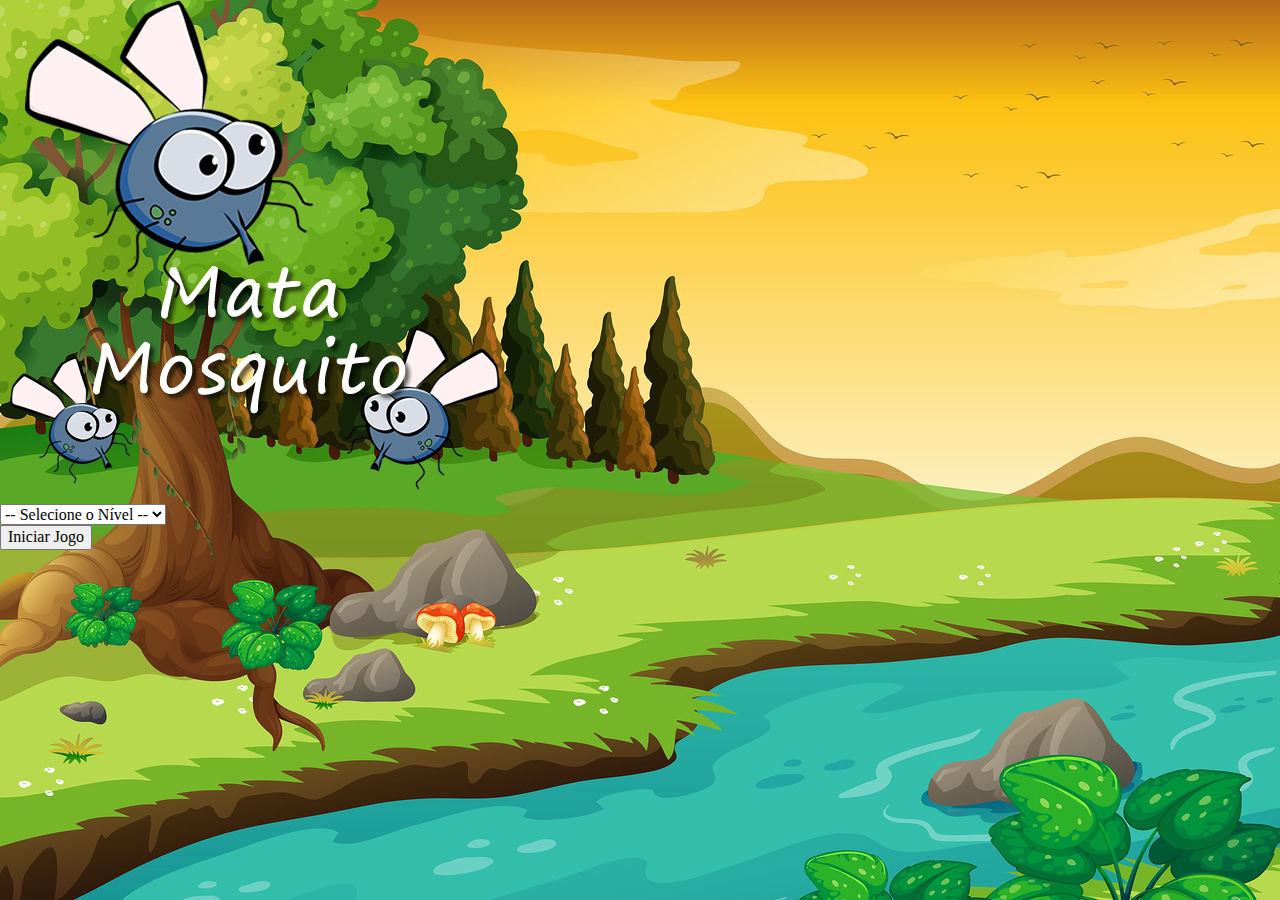
<file: index.html>
<!DOCTYPE html>
<html lang="en">

<head>
    <meta charset="UTF-8">
    <meta http-equiv="X-UA-Compatible" content="IE=edge">
    <meta name="viewport" content="width=device-width, initial-scale=1.0">
    <title>Início Jogo</title>
    <!-- CSS only -->
    <link href="https://cdn.jsdelivr.net/npm/bootstrap@5.2.0-beta1/dist/css/bootstrap.min.css" rel="stylesheet"
        integrity="sha384-0evHe/X+R7YkIZDRvuzKMRqM+OrBnVFBL6DOitfPri4tjfHxaWutUpFmBp4vmVor" crossorigin="anonymous">
    <link rel="stylesheet" href="assets/css/style.css">
    <link rel="stylesheet" href="assets/css/normalize.css">
    <script>
        function iniciarJogo(){
            document.getElementById("nivel").value
            var nivel = document.getElementById("nivel").value
            if(nivel === ''){
                alert("Selecione um nível para iniciar o jogo")
                return false
            }
            window.location.href = "app.html?" + nivel
        }
    </script>
</head>

<body>
    <div class="container">
        <div class="row">
            <div class="col">
                <div class="d-flex justify-content-center">
                    <img src="assets/img/game.png" alt="">
                </div>

            </div>
        </div>

        <div class="row">
            <div class="col">
                <div class="d-flex justify-content-center">
                    <div class="mb-2">
                        <select name="" class="form-control" id="nivel">
                            <option value="">-- Selecione o Nível --</option>
                            <option value="normal">Normal</option>
                            <option value="dificil">Difícil</option>
                            <option value="chucknorris">Chuck Norris</option>
                        </select>
                    </div>
                </div>
            </div>
        </div>

        <div class="row">
            <div class="col">
                <div class="d-flex justify-content-center">
                    <button class="btn btn-danger btn-lg" onclick="iniciarJogo()">Iniciar Jogo</button>
                </div>

            </div>
        </div>
    </div>
</body>

</html>
</file>
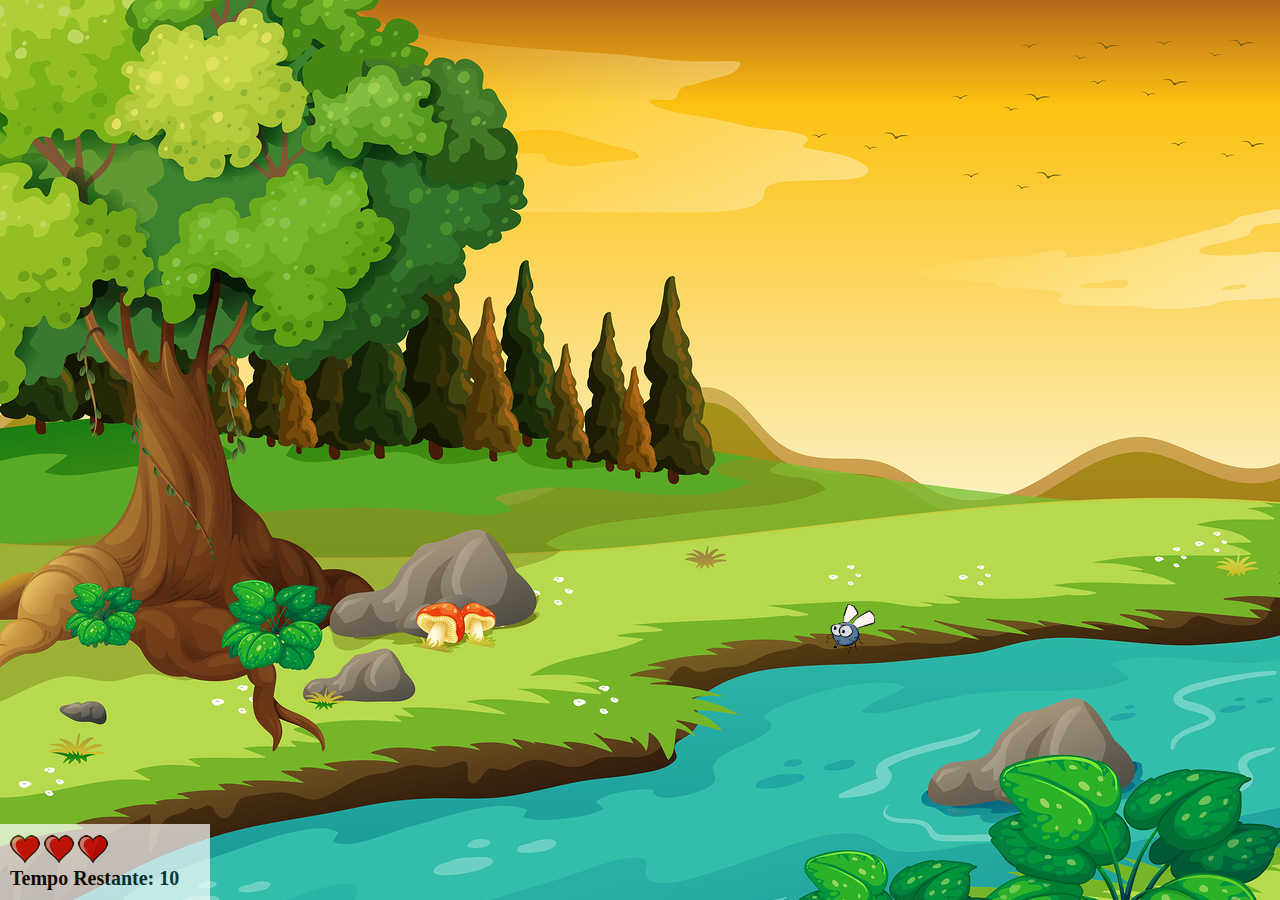
<file: app.html>
<!DOCTYPE html>
<html lang="pt-br">
<head>
    <meta charset="UTF-8">
    <meta http-equiv="X-UA-Compatible" content="IE=edge">
    <meta name="viewport" content="width=device-width, initial-scale=1.0">
    <title>App Game Mata Mosquito</title>
    <link rel="stylesheet" href="assets/css/style.css">
    <link rel="stylesheet" href="assets/css/normalize.css">
    <script src="assets/js/jogo.js"></script>
</head>
<body onresize="ajustaTamanhoPalcoJogo()">
    <div class="painel">
        <div class="vidas">
            <img id="v1" src="assets/img/coracao_cheio.png" alt="">
            <img id="v2" src="assets/img/coracao_cheio.png" alt="">
            <img id="v3" src="assets/img/coracao_cheio.png" alt="">
        </div>
        <div class="cronometro">
            Tempo Restante: <span id="cronometro"></span>
        </div>
    </div>

    <script>
        document.getElementById("cronometro").innerHTML = tempo
        posicaoRandomica()
        var criaMosquito = setInterval(function(){
            posicaoRandomica()
        }, criaMosquitoTempo)
    </script>
</body>
</html>
</file>
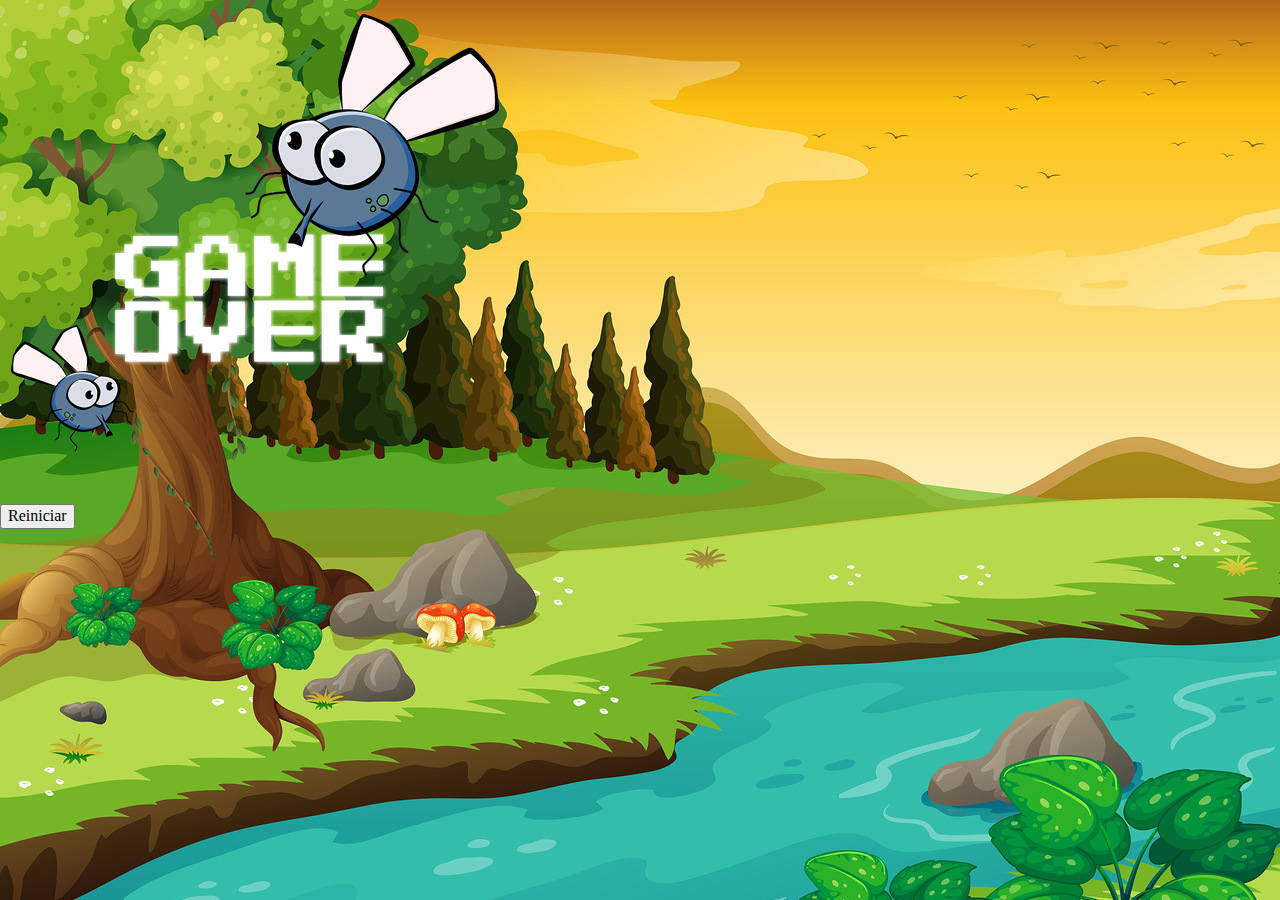
<file: fim_de_jogo.html>
<!DOCTYPE html>
<html lang="en">

<head>
    <meta charset="UTF-8">
    <meta http-equiv="X-UA-Compatible" content="IE=edge">
    <meta name="viewport" content="width=device-width, initial-scale=1.0">
    <title>Fim de Jogo</title>
    <!-- CSS only -->
    <link href="https://cdn.jsdelivr.net/npm/bootstrap@5.2.0-beta1/dist/css/bootstrap.min.css" rel="stylesheet"
        integrity="sha384-0evHe/X+R7YkIZDRvuzKMRqM+OrBnVFBL6DOitfPri4tjfHxaWutUpFmBp4vmVor" crossorigin="anonymous">
    <link rel="stylesheet" href="assets/css/style.css">
    <link rel="stylesheet" href="assets/css/normalize.css">
</head>

<body>
    <div class="container">
        <div class="row">
            <div class="col">
                <div class="d-flex justify-content-center">
                    <img src="assets/img/game_over.png" alt="">
                </div>

            </div>
        </div>

        <div class="row">
            <div class="col">
                <div class="d-flex justify-content-center">
                    <button class="btn btn-dark btn-lg"
                        onclick="window.location.href = 'index.html' ">Reiniciar</button>
                </div>

            </div>
        </div>
    </div>
</body>

</html>
</file>
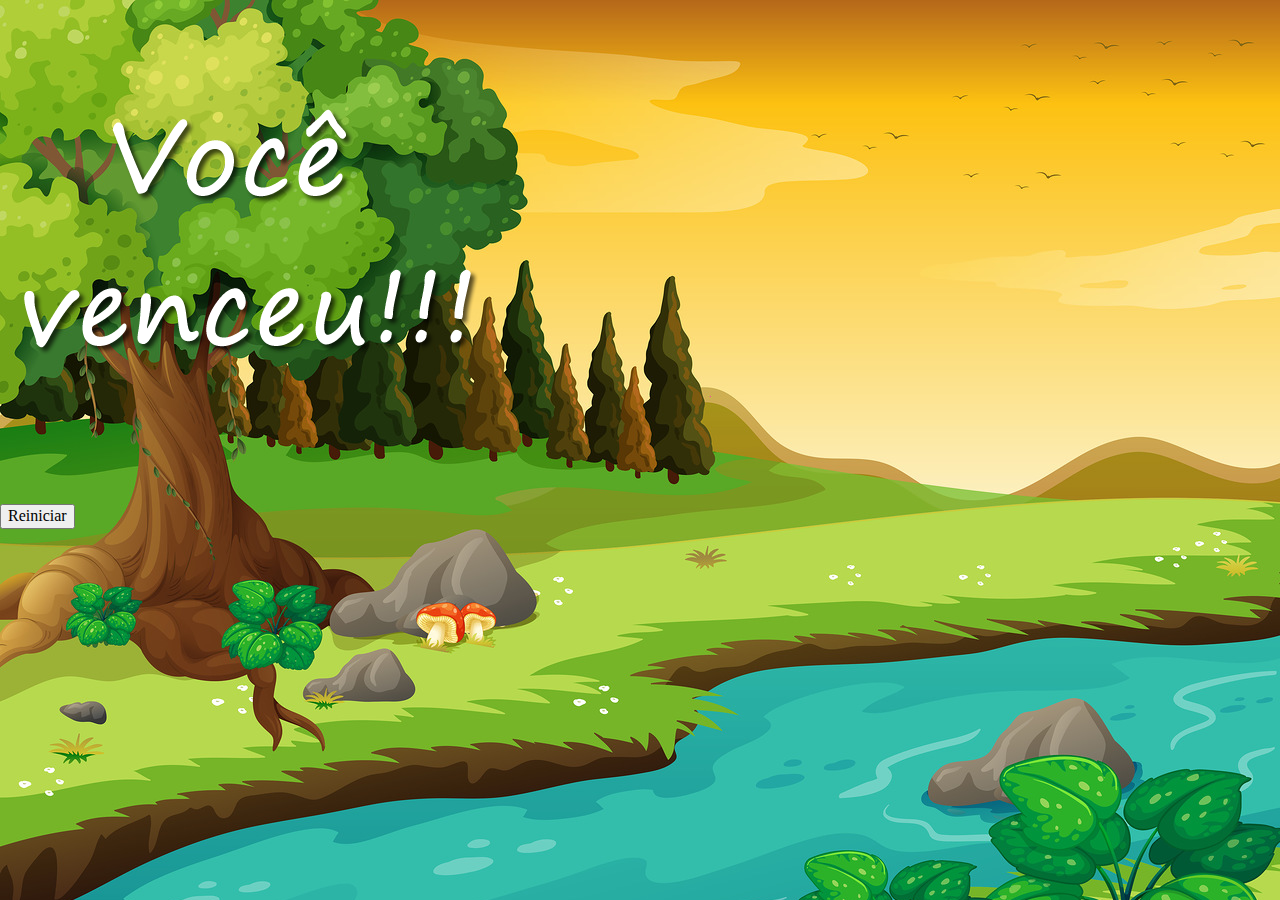
<file: vitoria.html>
<!DOCTYPE html>
<html lang="en">

<head>
    <meta charset="UTF-8">
    <meta http-equiv="X-UA-Compatible" content="IE=edge">
    <meta name="viewport" content="width=device-width, initial-scale=1.0">
    <title>Vitória</title>
    <!-- CSS only -->
    <link href="https://cdn.jsdelivr.net/npm/bootstrap@5.2.0-beta1/dist/css/bootstrap.min.css" rel="stylesheet"
        integrity="sha384-0evHe/X+R7YkIZDRvuzKMRqM+OrBnVFBL6DOitfPri4tjfHxaWutUpFmBp4vmVor" crossorigin="anonymous">
    <link rel="stylesheet" href="assets/css/style.css">
    <link rel="stylesheet" href="assets/css/normalize.css">
</head>

<body>
    <div class="container">
        <div class="row">
            <div class="col">
                <div class="d-flex justify-content-center">
                    <img src="assets/img/vitoria.png" alt="">
                </div>

            </div>
        </div>

        <div class="row">
            <div class="col">
                <div class="d-flex justify-content-center">
                    <button class="btn btn-dark btn-lg"
                        onclick="window.location.href = 'index.html' ">Reiniciar</button>
                </div>

            </div>
        </div>
    </div>
</body>

</html>
</file>
<file: assets/css/style.css>
html {
    cursor: url("/assets/img/mata_mosquito.png") 30px 30px, auto;
}

body {
    background-image: url("/assets/img/bg.jpg");
    background-repeat: no-repeat;
    background-size: 100%;
}

.mosquito1 {
    width: 50px;
    height: 50px;
}

.mosquito2 {
    width: 70px;
    height: 70px;
}

.mosquito3 {
    width: 90px;
    height: 90px;
}

.ladoA {
    transform: scaleX(1);
}

.ladoB {
    transform: scaleX(-1);
}

.painel {
    position: absolute;
    width: 190px;
    padding: 10px;
    left: 0;
    bottom: 0;
    border-top: solid 1px white;
    background-color: white;
    opacity: 70%;
}

.vidas {
    float: left;
}

.cronometro {
    float: left;
    font-size: 20px;
    font-weight: bold;
}
</file>
